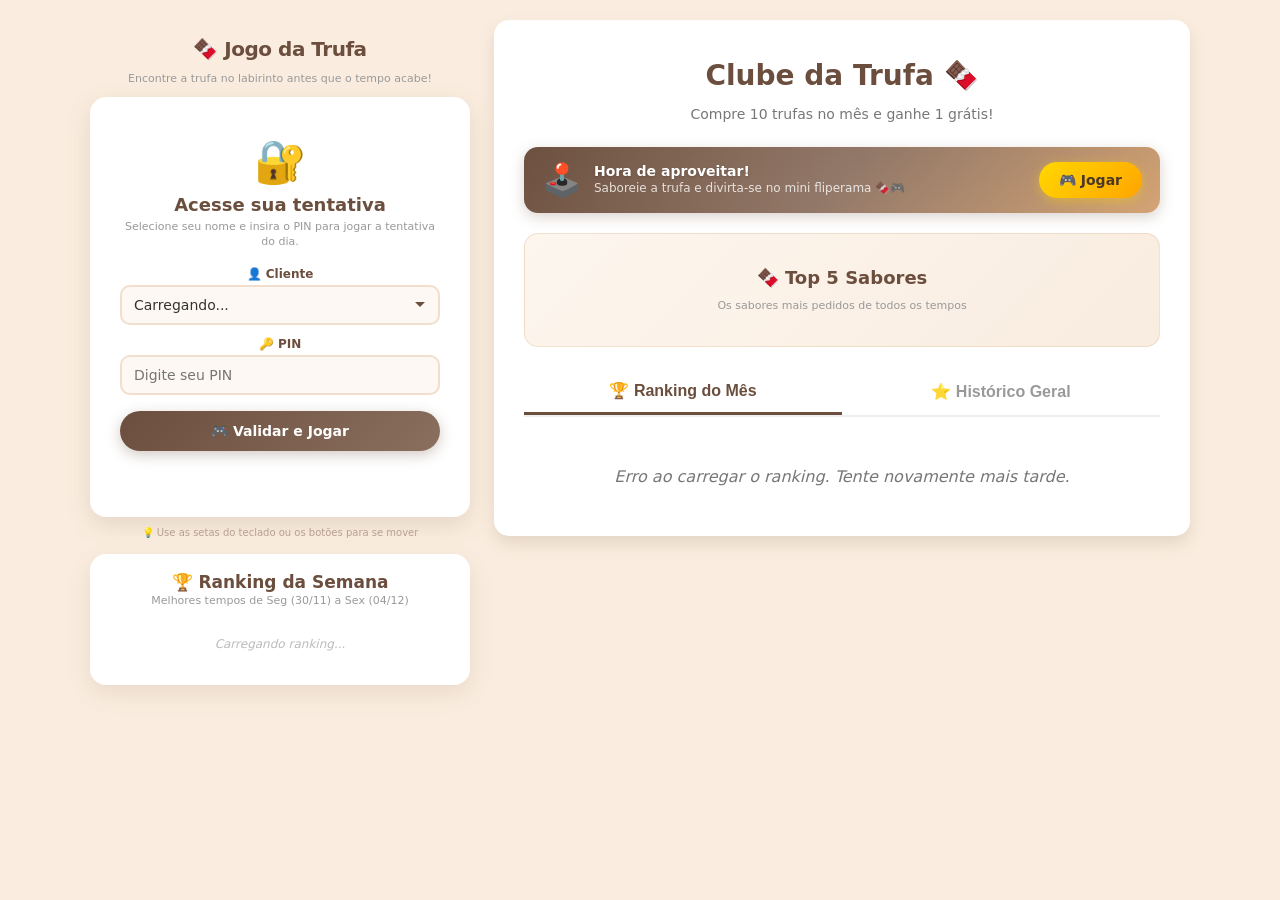
<file: index.html>
<!DOCTYPE html>
<html lang="pt-PT">

<head>
    <meta charset="UTF-8">
    <meta name="viewport" content="width=device-width, initial-scale=1.0, user-scalable=no">
    <title>Ranking - Clube da Trufa (Coren)</title>
    <meta name="description" content="Ranking do Clube da Trufa com mini jogo do labirinto. Compre 10 trufas e ganhe 1 grátis!">
    <!-- Antecipa a conexão com a API (Apps Script + domínio de redirecionamento) -->
    <link rel="preconnect" href="https://script.google.com" crossorigin>
    <link rel="preconnect" href="https://script.googleusercontent.com" crossorigin>
    <link rel="stylesheet" href="style.css">
</head>

<body>

    <div class="page-layout" id="page-layout">

        <!-- ===== Sidebar: Jogo da Trufa ===== -->
        <aside class="game-sidebar" id="game-sidebar">
            <div class="game-wrapper" id="game-wrapper">
                <h2 class="game-title">🍫 Jogo da Trufa</h2>
                <p class="game-subtitle">Encontre a trufa no labirinto antes que o tempo acabe!</p>

                <div class="game-container" id="game-container">

                    <!-- ===== Tela de Login (PIN) ===== -->
                    <div class="maze-login" id="maze-login">
                        <div class="maze-login-icon">🔐</div>
                        <h3 class="maze-login-title">Acesse sua tentativa</h3>
                        <p class="maze-login-desc">Selecione seu nome e insira o PIN para jogar a tentativa do dia.</p>

                        <div class="maze-login-field">
                            <label for="maze-cliente-select">👤 Cliente</label>
                            <select id="maze-cliente-select">
                                <option value="">Carregando...</option>
                            </select>
                        </div>

                        <div class="maze-login-field">
                            <label for="maze-pin-input">🔑 PIN</label>
                            <input type="password" id="maze-pin-input" placeholder="Digite seu PIN" maxlength="6" inputmode="numeric">
                        </div>

                        <button class="maze-login-btn" id="maze-login-btn">🎮 Validar e Jogar</button>
                        <div class="maze-login-error" id="maze-login-error"></div>
                    </div>

                    <!-- ===== Área do Jogo (escondida até login) ===== -->
                    <div class="maze-game-area" id="maze-game-area" style="display: none;">
                        <div class="maze-player-badge" id="maze-player-badge"></div>

                        <!-- Barra de Tempo -->
                        <div class="timer-bar-container" id="timer-container">
                            <div class="timer-bar" id="timer-bar"></div>
                            <span class="timer-text" id="timer-text">⏱ 45s</span>
                        </div>

                        <!-- Canvas do Jogo -->
                        <canvas id="game-canvas"></canvas>

                        <!-- Mensagem de Estado -->
                        <div class="game-status" id="game-status"></div>

                        <!-- Controlos Direcionais (D-Pad) -->
                        <div class="game-controls" id="game-controls">
                            <div class="controls-row">
                                <button class="ctrl-btn" id="btn-up" aria-label="Mover para cima">▲</button>
                            </div>
                            <div class="controls-row">
                                <button class="ctrl-btn" id="btn-left" aria-label="Mover para esquerda">◄</button>
                                <button class="ctrl-btn ctrl-btn-center" id="btn-down" aria-label="Mover para baixo">▼</button>
                                <button class="ctrl-btn" id="btn-right" aria-label="Mover para direita">►</button>
                            </div>
                        </div>

                        <!-- Botão Novo Jogo (agora desabilitado pois é 1 tentativa por dia) -->
                        <button class="btn-new-game" id="btn-new-game" style="display: none;">🔄 Novo Labirinto</button>
                    </div>
                </div>

                <p class="game-hint" id="game-hint">💡 Use as setas do teclado ou os botões para se mover</p>
            </div>

            <!-- ===== Ranking do Labirinto ===== -->
            <div class="maze-ranking-section" id="maze-ranking-section">
                <div class="maze-weekend-badge" id="maze-weekend-badge" hidden>🏁 Resultado Oficial da Semana</div>
                <h3 class="maze-ranking-title" id="maze-ranking-title">🏆 Ranking da Semana</h3>
                <p class="maze-ranking-subtitle" id="maze-ranking-subtitle">Os mais rápidos da semana (Segunda a Sexta)</p>
                <div class="maze-ranking-list" id="maze-ranking-list">
                    <div class="maze-ranking-loading">Carregando ranking...</div>
                </div>
                <div class="maze-weekend-notice" id="maze-weekend-notice" hidden>
                    <strong>🔒 Competição de Segunda a Sexta</strong>
                    <span>Sábado e domingo exibem o resultado geral da semana. Na virada de domingo para segunda o painel zera e uma nova disputa começa!</span>
                </div>
            </div>
        </aside>

        <!-- ===== Conteúdo Principal: Ranking ===== -->
        <main class="main-content" id="main-content">
            <div class="container">
                <h1>Clube da Trufa 🍫</h1>
                <p class="subtitle">Compre 10 trufas no mês e ganhe 1 grátis!</p>

                <!-- Banner Mini Fliperama (fixo no topo) -->
                <div class="fliperama-banner" id="fliperama-section">
                    <div class="fliperama-banner-left">
                        <span class="fliperama-banner-icon">🕹️</span>
                        <div class="fliperama-banner-text">
                            <strong>Hora de aproveitar!</strong>
                            <span>Saboreie a trufa e divirta-se no mini fliperama 🍫🎮</span>
                        </div>
                    </div>
                    <a href="https://barroca07.github.io/React_Fliperama/" target="_blank" rel="noopener noreferrer"
                        class="fliperama-btn-compact" id="btn-fliperama">
                        🎮 Jogar
                    </a>
                </div>

                <!-- Top 5 Sabores Mais Vendidos -->
                <div class="sabores-section" id="sabores-section">
                    <h2 class="sabores-titulo">🍫 Top 5 Sabores</h2>
                    <p class="sabores-subtitulo">Os sabores mais pedidos de todos os tempos</p>
                    <div id="top-sabores" class="top-sabores-list"></div>
                </div>

                <div class="tabs">
                    <button class="tab-btn active" onclick="mudarAba('mes')">🏆 Ranking do Mês</button>
                    <button class="tab-btn" onclick="mudarAba('geral')">⭐ Histórico Geral</button>
                </div>

                <div id="status" class="loading">A atualizar pontuações...</div>

                <!-- Listas onde o JavaScript injetará os cards -->
                <div id="lista-mes" class="ranking-list active"></div>
                <div id="lista-geral" class="ranking-list"></div>
            </div>
        </main>

    </div>

    <!-- Scripts -->
    <script src="script.js"></script>
    <script src="jogo-trufa/script.js"></script>
</body>

</html>
</file>
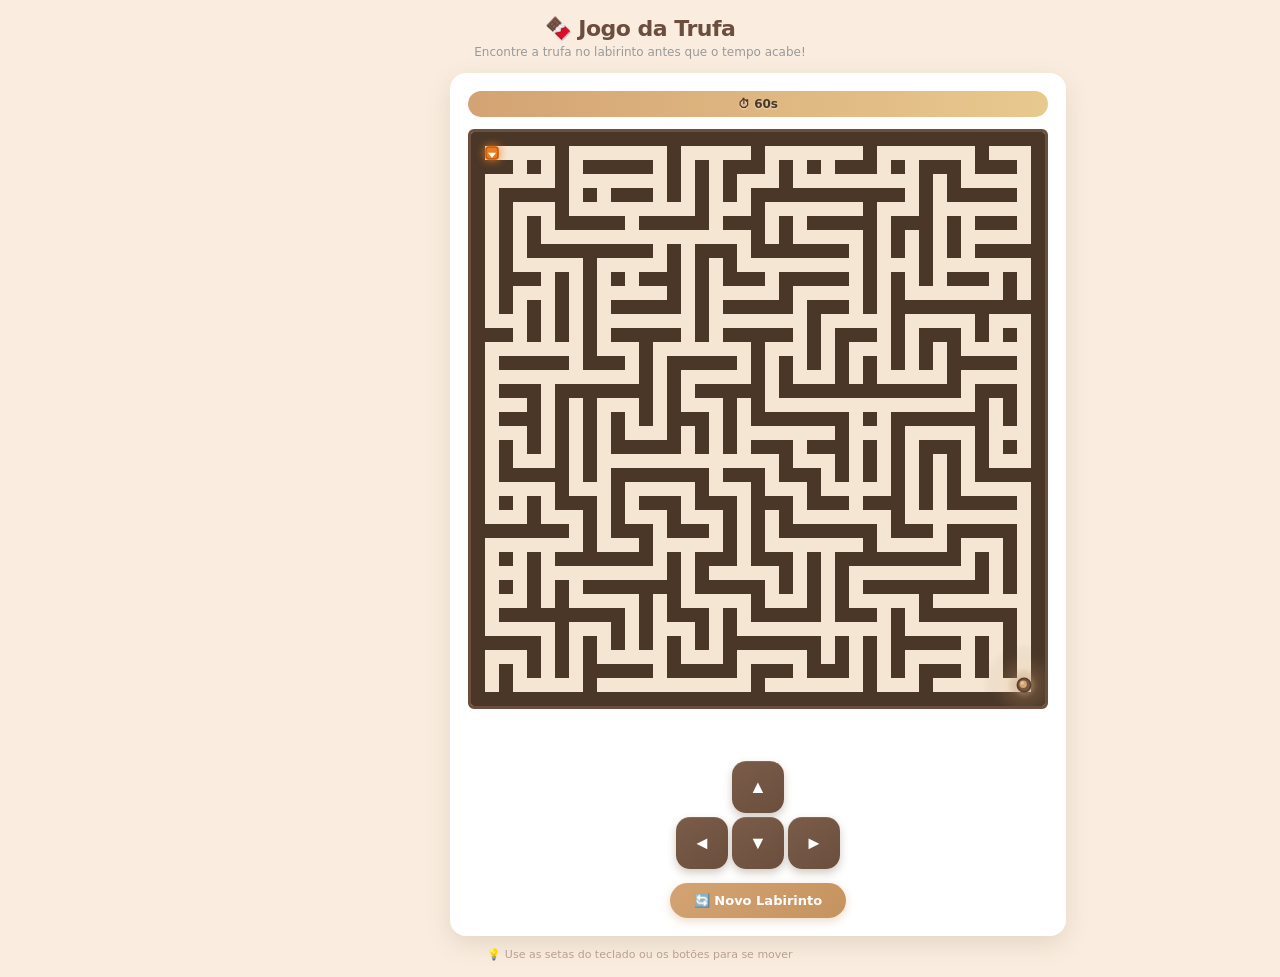
<file: jogo-trufa/index.html>
<!DOCTYPE html>
<html lang="pt-PT">

<head>
    <meta charset="UTF-8">
    <meta name="viewport" content="width=device-width, initial-scale=1.0, user-scalable=no">
    <title>Jogo da Trufa 🍫 - Labirinto</title>
    <meta name="description" content="Encontre a trufa no labirinto antes que o tempo acabe! Um mini jogo do Clube da Trufa.">
    <link rel="stylesheet" href="style.css">
</head>

<body>

    <div class="game-wrapper" id="game-wrapper">
        <h1 class="game-title">🍫 Jogo da Trufa</h1>
        <p class="game-subtitle">Encontre a trufa no labirinto antes que o tempo acabe!</p>

        <div class="game-container" id="game-container">

            <!-- Barra de Tempo -->
            <div class="timer-bar-container" id="timer-container">
                <div class="timer-bar" id="timer-bar"></div>
                <span class="timer-text" id="timer-text">⏱ 60s</span>
            </div>

            <!-- Canvas do Jogo -->
            <canvas id="game-canvas"></canvas>

            <!-- Mensagem de Estado -->
            <div class="game-status" id="game-status"></div>

            <!-- Controlos Direcionais (D-Pad) -->
            <div class="game-controls" id="game-controls">
                <div class="controls-row">
                    <button class="ctrl-btn" id="btn-up" aria-label="Mover para cima">▲</button>
                </div>
                <div class="controls-row">
                    <button class="ctrl-btn" id="btn-left" aria-label="Mover para esquerda">◄</button>
                    <button class="ctrl-btn ctrl-btn-center" id="btn-down" aria-label="Mover para baixo">▼</button>
                    <button class="ctrl-btn" id="btn-right" aria-label="Mover para direita">►</button>
                </div>
            </div>

            <!-- Botão Novo Jogo -->
            <button class="btn-new-game" id="btn-new-game">🔄 Novo Labirinto</button>
        </div>

        <p class="game-hint" id="game-hint">💡 Use as setas do teclado ou os botões para se mover</p>
    </div>

    <script src="script.js"></script>
</body>

</html>
</file>
<file: style.css>
:root {
    --primary: #6B4E3D;
    /* Castanho Trufa */
    --secondary: #D4A373;
    /* Dourado suave */
    --bg: #FAEDDF;
    /* Fundo creme */
    --text: #333;
}

body {
    font-family: 'Segoe UI', system-ui, sans-serif;
    background-color: var(--bg);
    color: var(--text);
    margin: 0;
    padding: 20px;
    -webkit-tap-highlight-color: transparent;
}

/* ===== Layout de Página (2 colunas) ===== */
.page-layout {
    display: flex;
    gap: 24px;
    max-width: 1100px;
    margin: 0 auto;
    align-items: flex-start;
}

/* ===== Sidebar do Jogo ===== */
.game-sidebar {
    position: sticky;
    top: 20px;
    flex-shrink: 0;
    width: 380px;
}

/* ===== Conteúdo Principal ===== */
.main-content {
    flex: 1;
    min-width: 0;
}

.container {
    background: white;
    padding: 20px 30px;
    border-radius: 15px;
    box-shadow: 0 8px 16px rgba(107, 78, 61, 0.15);
}

h1 {
    text-align: center;
    color: var(--primary);
    margin-bottom: 5px;
    font-size: 28px;
}

.subtitle {
    text-align: center;
    color: #777;
    margin-bottom: 25px;
    font-size: 14px;
}

/* Sistema de Abas (Tabs) */
.tabs {
    display: flex;
    margin-bottom: 20px;
    border-bottom: 2px solid #eee;
}

/* ===== Top 5 Sabores ===== */
.sabores-section {
    margin-bottom: 22px;
    padding: 18px;
    background: linear-gradient(135deg, #fdf6ee 0%, #f9ece0 100%);
    border-radius: 14px;
    border: 1px solid rgba(212, 163, 115, 0.25);
}

.sabores-titulo {
    font-size: 18px;
    color: var(--primary);
    text-align: center;
    margin-bottom: 2px;
}

.sabores-subtitulo {
    font-size: 11px;
    color: #999;
    text-align: center;
    margin-bottom: 16px;
}

.top-sabores-list {
    display: flex;
    flex-direction: column;
    gap: 10px;
}

.sabor-item {
    animation: sabor-slide-in 0.4s ease forwards;
    opacity: 0;
}

.sabor-item:nth-child(1) { animation-delay: 0.05s; }
.sabor-item:nth-child(2) { animation-delay: 0.1s; }
.sabor-item:nth-child(3) { animation-delay: 0.15s; }
.sabor-item:nth-child(4) { animation-delay: 0.2s; }
.sabor-item:nth-child(5) { animation-delay: 0.25s; }

@keyframes sabor-slide-in {
    from {
        opacity: 0;
        transform: translateX(-10px);
    }
    to {
        opacity: 1;
        transform: translateX(0);
    }
}

.sabor-header {
    display: flex;
    align-items: center;
    gap: 8px;
    margin-bottom: 4px;
}

.sabor-medalha {
    font-size: 16px;
    width: 28px;
    text-align: center;
    flex-shrink: 0;
    font-weight: 700;
    color: var(--primary);
}

.sabor-nome {
    flex: 1;
    font-size: 14px;
    font-weight: 600;
    color: var(--text);
}

.sabor-total {
    font-size: 16px;
    font-weight: 700;
    color: var(--primary);
    min-width: 30px;
    text-align: right;
}

.sabor-bar-container {
    width: 100%;
    height: 8px;
    background: rgba(0, 0, 0, 0.06);
    border-radius: 4px;
    overflow: hidden;
    margin-left: 36px;
    width: calc(100% - 36px);
}

.sabor-bar-fill {
    height: 100%;
    border-radius: 4px;
    transition: width 0.8s ease;
}

.tab-btn {
    flex: 1;
    background: none;
    border: none;
    padding: 12px;
    font-size: 16px;
    font-weight: bold;
    color: #999;
    cursor: pointer;
    transition: 0.3s;
}

.tab-btn.active {
    color: var(--primary);
    border-bottom: 3px solid var(--primary);
}

/* Lista de Ranking */
.ranking-list {
    display: none;
}

.ranking-list.active {
    display: block;
}

.cliente-card {
    display: flex;
    align-items: center;
    padding: 15px;
    background: #fdfdfd;
    border: 1px solid #eee;
    border-radius: 10px;
    margin-bottom: 12px;
    transition: 0.2s;
}

.cliente-card:hover {
    transform: translateY(-2px);
    box-shadow: 0 4px 8px rgba(0, 0, 0, 0.05);
}

/* Posições no Pódio (Ouro, Prata, Bronze) */
.posicao {
    width: 35px;
    height: 35px;
    border-radius: 50%;
    display: flex;
    align-items: center;
    justify-content: center;
    font-weight: bold;
    color: white;
    margin-right: 15px;
    font-size: 18px;
}

.pos-1 {
    background: #FFD700;
    box-shadow: 0 0 10px rgba(255, 215, 0, 0.6);
}

/* Ouro */
.pos-2 {
    background: #C0C0C0;
}

/* Prata */
.pos-3 {
    background: #CD7F32;
}

/* Bronze */
.pos-geral {
    background: #E0E0E0;
    color: #555;
}

.info {
    flex: 1;
}

.nome {
    font-size: 18px;
    font-weight: 600;
    margin-bottom: 4px;
}

/* Estilo da promoção compre 10 ganhe 1 */
.promo-container {
    margin-top: 8px;
}

.promo-text {
    font-size: 12px;
    color: #666;
    margin-bottom: 3px;
}

.progress-bar {
    width: 100%;
    height: 8px;
    background: #eee;
    border-radius: 4px;
    overflow: hidden;
}

.progress-fill {
    height: 100%;
    background: var(--secondary);
    border-radius: 4px;
    transition: width 0.5s ease;
}

.pontos {
    font-size: 24px;
    font-weight: bold;
    color: var(--primary);
}

.loading {
    text-align: center;
    color: #777;
    font-style: italic;
    padding: 30px;
}

/* ===== Banner Mini Fliperama (Compacto no Topo) ===== */
.fliperama-banner {
    display: flex;
    align-items: center;
    justify-content: space-between;
    gap: 12px;
    padding: 14px 18px;
    margin-bottom: 20px;
    background: linear-gradient(135deg, #6B4E3D 0%, #8B6F5E 50%, #D4A373 100%);
    border-radius: 14px;
    position: relative;
    overflow: hidden;
    box-shadow: 0 4px 14px rgba(107, 78, 61, 0.25);
}

/* Brilho decorativo */
.fliperama-banner::before {
    content: '';
    position: absolute;
    top: -50%;
    left: -50%;
    width: 200%;
    height: 200%;
    background: radial-gradient(circle, rgba(255, 255, 255, 0.07) 0%, transparent 60%);
    animation: shimmer 4s ease-in-out infinite;
    pointer-events: none;
}

@keyframes shimmer {
    0%, 100% { transform: translate(0, 0); }
    50% { transform: translate(10%, 10%); }
}

.fliperama-banner-left {
    display: flex;
    align-items: center;
    gap: 12px;
    position: relative;
    z-index: 1;
    min-width: 0;
}

.fliperama-banner-icon {
    font-size: 32px;
    flex-shrink: 0;
    animation: bounce 2s ease-in-out infinite;
}

@keyframes bounce {
    0%, 100% { transform: translateY(0); }
    50% { transform: translateY(-4px); }
}

.fliperama-banner-text {
    display: flex;
    flex-direction: column;
    gap: 2px;
    min-width: 0;
}

.fliperama-banner-text strong {
    color: #fff;
    font-size: 14px;
    text-shadow: 0 1px 3px rgba(0, 0, 0, 0.2);
}

.fliperama-banner-text span {
    color: rgba(255, 255, 255, 0.8);
    font-size: 12px;
    line-height: 1.3;
}

.fliperama-btn-compact {
    display: inline-flex;
    align-items: center;
    gap: 5px;
    padding: 10px 20px;
    background: linear-gradient(135deg, #FFD700, #FFA500);
    color: #4a3728;
    font-size: 14px;
    font-weight: 700;
    border: none;
    border-radius: 50px;
    text-decoration: none;
    cursor: pointer;
    white-space: nowrap;
    flex-shrink: 0;
    position: relative;
    z-index: 1;
    box-shadow: 0 3px 12px rgba(255, 215, 0, 0.4);
    transition: all 0.3s ease;
    animation: pulse-glow 2.5s ease-in-out infinite;
}

.fliperama-btn-compact:hover {
    transform: translateY(-2px) scale(1.05);
    box-shadow: 0 5px 20px rgba(255, 215, 0, 0.6);
}

.fliperama-btn-compact:active {
    transform: translateY(0) scale(0.98);
}

@keyframes pulse-glow {
    0%, 100% { box-shadow: 0 3px 12px rgba(255, 215, 0, 0.4); }
    50% { box-shadow: 0 3px 20px rgba(255, 215, 0, 0.7); }
}


/* ====================================================
   ESTILOS DO JOGO DA TRUFA (Labirinto) - Integrado
   ==================================================== */

.game-wrapper {
    text-align: center;
    width: 100%;
}

.game-title {
    font-size: 20px;
    color: #6B4E3D;
    margin-bottom: 4px;
    letter-spacing: -0.5px;
    text-align: center;
}

.game-subtitle {
    font-size: 11px;
    color: #999;
    margin-bottom: 12px;
    text-align: center;
}

.game-container {
    background: #fff;
    border-radius: 16px;
    padding: 16px;
    box-shadow: 0 8px 24px rgba(107, 78, 61, 0.15);
    display: inline-flex;
    flex-direction: column;
    align-items: center;
}

/* ===== Barra do Temporizador ===== */
.timer-bar-container {
    width: 100%;
    height: 24px;
    background: #f0e4d7;
    border-radius: 12px;
    margin-bottom: 10px;
    position: relative;
    overflow: hidden;
}

.timer-bar {
    height: 100%;
    width: 100%;
    background: linear-gradient(90deg, #D4A373, #e8c98e);
    border-radius: 12px;
    transition: width 0.4s linear;
}

.timer-bar.warning {
    background: linear-gradient(90deg, #e74c3c, #ff6b6b);
    animation: timerPulse 0.6s ease-in-out infinite;
}

@keyframes timerPulse {
    0%, 100% { opacity: 1; }
    50% { opacity: 0.7; }
}

.timer-text {
    position: absolute;
    top: 50%;
    left: 50%;
    transform: translate(-50%, -50%);
    font-size: 11px;
    font-weight: 700;
    color: #4a3728;
    text-shadow: 0 1px 2px rgba(255, 255, 255, 0.5);
    pointer-events: none;
}

/* ===== Canvas do Jogo ===== */
#game-canvas {
    display: block;
    border-radius: 6px;
    border: 3px solid #6B4E3D;
    touch-action: none;
    max-width: 100%;
    height: auto;
}

/* ===== Mensagem de Estado ===== */
.game-status {
    min-height: 28px;
    display: flex;
    align-items: center;
    justify-content: center;
    font-size: 13px;
    font-weight: 600;
    margin-top: 6px;
    color: #6B4E3D;
    transition: color 0.3s ease;
}

.game-status.win {
    color: #27ae60;
    animation: statusPop 0.4s ease;
}

.game-status.lose {
    color: #e74c3c;
    animation: statusPop 0.4s ease;
}

@keyframes statusPop {
    0% { transform: scale(0.8); opacity: 0; }
    50% { transform: scale(1.08); }
    100% { transform: scale(1); opacity: 1; }
}

/* ===== Controlos Direcionais (D-Pad) ===== */
.game-controls {
    margin-top: 10px;
    display: flex;
    flex-direction: column;
    align-items: center;
    gap: 4px;
    user-select: none;
    -webkit-user-select: none;
}

.controls-row {
    display: flex;
    gap: 4px;
}

.ctrl-btn {
    width: 48px;
    height: 48px;
    border: none;
    border-radius: 12px;
    background: linear-gradient(145deg, #7a5c49, #6B4E3D);
    color: white;
    font-size: 16px;
    cursor: pointer;
    transition: all 0.1s ease;
    box-shadow:
        0 4px 8px rgba(107, 78, 61, 0.3),
        inset 0 1px 0 rgba(255, 255, 255, 0.1);
    touch-action: manipulation;
    -webkit-touch-callout: none;
    display: flex;
    align-items: center;
    justify-content: center;
}

.ctrl-btn:active {
    transform: scale(0.9);
    box-shadow:
        0 2px 4px rgba(107, 78, 61, 0.3),
        inset 0 1px 3px rgba(0, 0, 0, 0.2);
    background: linear-gradient(145deg, #6B4E3D, #5a3f30);
}

/* ===== Botão Novo Jogo ===== */
.btn-new-game {
    margin-top: 12px;
    padding: 9px 20px;
    background: linear-gradient(135deg, #D4A373, #c4935f);
    color: white;
    border: none;
    border-radius: 50px;
    font-size: 12px;
    font-weight: 700;
    cursor: pointer;
    transition: all 0.2s ease;
    box-shadow: 0 3px 10px rgba(212, 163, 115, 0.4);
    font-family: inherit;
    touch-action: manipulation;
}

.btn-new-game:hover {
    transform: translateY(-2px);
    box-shadow: 0 5px 16px rgba(212, 163, 115, 0.5);
}

.btn-new-game:active {
    transform: translateY(0);
}

/* ===== Dica de Uso ===== */
.game-hint {
    font-size: 10px;
    color: #b8a090;
    margin-top: 10px;
}


/* ====================================================
   TELA DE LOGIN DO LABIRINTO (PIN)
   ==================================================== */

.maze-login {
    display: flex;
    flex-direction: column;
    align-items: center;
    padding: 24px 20px;
    width: 100%;
    max-width: 320px;
    animation: mazeLoginFadeIn 0.5s ease;
}

@keyframes mazeLoginFadeIn {
    from { opacity: 0; transform: translateY(10px); }
    to { opacity: 1; transform: translateY(0); }
}

.maze-login-icon {
    font-size: 42px;
    margin-bottom: 8px;
    animation: lockPulse 2s ease-in-out infinite;
}

@keyframes lockPulse {
    0%, 100% { transform: scale(1); }
    50% { transform: scale(1.1) rotate(5deg); }
}

.maze-login-title {
    font-size: 18px;
    font-weight: 700;
    color: var(--primary);
    margin: 0 0 4px 0;
}

.maze-login-desc {
    font-size: 11px;
    color: #999;
    text-align: center;
    margin: 0 0 18px 0;
    line-height: 1.4;
}

.maze-login-field {
    width: 100%;
    margin-bottom: 12px;
}

.maze-login-field label {
    display: block;
    font-size: 12px;
    font-weight: 600;
    color: var(--primary);
    margin-bottom: 4px;
}

.maze-login-field select,
.maze-login-field input {
    width: 100%;
    padding: 10px 12px;
    border: 2px solid rgba(212, 163, 115, 0.3);
    border-radius: 10px;
    font-size: 14px;
    font-family: inherit;
    background: #fdf8f3;
    color: var(--text);
    transition: all 0.2s ease;
    box-sizing: border-box;
    outline: none;
}

.maze-login-field select:focus,
.maze-login-field input:focus {
    border-color: var(--secondary);
    box-shadow: 0 0 0 3px rgba(212, 163, 115, 0.15);
    background: #fff;
}

.maze-login-field select {
    cursor: pointer;
    appearance: none;
    -webkit-appearance: none;
    background-image: url("data:image/svg+xml,%3Csvg xmlns='http://www.w3.org/2000/svg' width='12' height='12' viewBox='0 0 12 12'%3E%3Cpath fill='%236B4E3D' d='M6 8L1 3h10z'/%3E%3C/svg%3E");
    background-repeat: no-repeat;
    background-position: right 12px center;
    padding-right: 32px;
}

.maze-login-btn {
    width: 100%;
    padding: 12px;
    background: linear-gradient(135deg, #6B4E3D, #8B6F5E);
    color: white;
    border: none;
    border-radius: 50px;
    font-size: 14px;
    font-weight: 700;
    cursor: pointer;
    transition: all 0.25s ease;
    box-shadow: 0 4px 14px rgba(107, 78, 61, 0.3);
    font-family: inherit;
    margin-top: 4px;
}

.maze-login-btn:hover {
    transform: translateY(-2px);
    box-shadow: 0 6px 20px rgba(107, 78, 61, 0.4);
    background: linear-gradient(135deg, #7a5c49, #9a7e6d);
}

.maze-login-btn:active {
    transform: translateY(0);
}

.maze-login-btn:disabled {
    opacity: 0.6;
    cursor: not-allowed;
    transform: none;
}

.maze-login-error {
    margin-top: 10px;
    font-size: 12px;
    color: #e74c3c;
    font-weight: 600;
    text-align: center;
    min-height: 16px;
    animation: shakeError 0.3s ease;
}

@keyframes shakeError {
    0%, 100% { transform: translateX(0); }
    25% { transform: translateX(-5px); }
    75% { transform: translateX(5px); }
}

.maze-login-error.success {
    color: #27ae60;
}

/* ===== Badge do Jogador Logado ===== */
.maze-player-badge {
    display: flex;
    align-items: center;
    justify-content: center;
    gap: 6px;
    padding: 6px 14px;
    background: linear-gradient(135deg, rgba(107, 78, 61, 0.08), rgba(212, 163, 115, 0.12));
    border-radius: 50px;
    font-size: 11px;
    font-weight: 600;
    color: var(--primary);
    margin-bottom: 10px;
    border: 1px solid rgba(212, 163, 115, 0.2);
}

/* ===== Área do Jogo (wrapper interno) ===== */
.maze-game-area {
    display: flex;
    flex-direction: column;
    align-items: center;
    width: 100%;
    position: relative;
    animation: mazeGameReveal 0.6s ease;
}

@keyframes mazeGameReveal {
    from { opacity: 0; transform: scale(0.95); }
    to { opacity: 1; transform: scale(1); }
}


/* ====================================================
   RANKING DO LABIRINTO
   ==================================================== */

.maze-ranking-section {
    margin-top: 16px;
    padding: 18px;
    background: white;
    border-radius: 16px;
    box-shadow: 0 8px 24px rgba(107, 78, 61, 0.12);
    text-align: center;
}

.maze-ranking-section.is-weekend-result {
    margin-top: 0;
    padding: 22px 18px;
    border: 2px solid rgba(212, 163, 115, 0.35);
    background: linear-gradient(180deg, #fffdf9 0%, #ffffff 100%);
    box-shadow: 0 10px 28px rgba(107, 78, 61, 0.16);
}

.maze-weekend-badge {
    display: inline-flex;
    align-items: center;
    gap: 6px;
    padding: 5px 12px;
    margin-bottom: 10px;
    border-radius: 50px;
    background: linear-gradient(135deg, #FFD700, #D4A373);
    color: #4a3728;
    font-size: 11px;
    font-weight: 800;
    letter-spacing: 0.2px;
    box-shadow: 0 2px 8px rgba(212, 163, 115, 0.35);
}

.maze-weekend-badge[hidden],
.maze-weekend-notice[hidden] {
    display: none !important;
}

.maze-weekend-notice {
    margin-top: 14px;
    padding: 12px 14px;
    border-radius: 12px;
    background: linear-gradient(135deg, #fdf6ee 0%, #f9ece0 100%);
    border: 1px solid rgba(212, 163, 115, 0.3);
    display: flex;
    flex-direction: column;
    gap: 4px;
    text-align: center;
}

.maze-weekend-notice strong {
    font-size: 12px;
    color: var(--primary);
}

.maze-weekend-notice span {
    font-size: 11px;
    color: #7a6455;
    line-height: 1.4;
}

.maze-champion-tag {
    display: inline-block;
    margin-left: 6px;
    padding: 1px 7px;
    border-radius: 50px;
    background: rgba(255, 215, 0, 0.25);
    border: 1px solid rgba(212, 163, 115, 0.45);
    color: #6B4E3D;
    font-size: 9px;
    font-weight: 700;
    vertical-align: middle;
}

.maze-ranking-title {
    font-size: 17px;
    color: var(--primary);
    margin: 0 0 2px 0;
    font-weight: 700;
}

.maze-ranking-subtitle {
    font-size: 11px;
    color: #999;
    margin: 0 0 14px 0;
}

.maze-ranking-list {
    display: flex;
    flex-direction: column;
    gap: 8px;
}

.maze-ranking-loading {
    font-size: 12px;
    color: #bbb;
    font-style: italic;
    padding: 16px;
}

.maze-ranking-empty {
    font-size: 12px;
    color: #bbb;
    padding: 16px;
}

/* Card individual do ranking do labirinto */
.maze-rank-card {
    display: flex;
    align-items: center;
    padding: 10px 12px;
    background: #fdfdfd;
    border: 1px solid #eee;
    border-radius: 10px;
    transition: all 0.2s ease;
    animation: mazeRankSlide 0.4s ease forwards;
    opacity: 0;
}

.maze-rank-card:nth-child(1) { animation-delay: 0.05s; }
.maze-rank-card:nth-child(2) { animation-delay: 0.1s; }
.maze-rank-card:nth-child(3) { animation-delay: 0.15s; }
.maze-rank-card:nth-child(4) { animation-delay: 0.2s; }
.maze-rank-card:nth-child(5) { animation-delay: 0.25s; }
.maze-rank-card:nth-child(6) { animation-delay: 0.3s; }
.maze-rank-card:nth-child(7) { animation-delay: 0.35s; }
.maze-rank-card:nth-child(8) { animation-delay: 0.4s; }
.maze-rank-card:nth-child(9) { animation-delay: 0.45s; }
.maze-rank-card:nth-child(10) { animation-delay: 0.5s; }

@keyframes mazeRankSlide {
    from { opacity: 0; transform: translateX(-8px); }
    to { opacity: 1; transform: translateX(0); }
}

.maze-rank-card:hover {
    transform: translateY(-1px);
    box-shadow: 0 3px 8px rgba(0, 0, 0, 0.06);
}

/* Card especial para top 3 */
.maze-rank-card.rank-1 {
    background: linear-gradient(135deg, #fffdf0, #fff9e0);
    border-color: rgba(255, 215, 0, 0.3);
}

.maze-rank-card.rank-2 {
    background: linear-gradient(135deg, #fafafa, #f5f5f5);
    border-color: rgba(192, 192, 192, 0.3);
}

.maze-rank-card.rank-3 {
    background: linear-gradient(135deg, #fdf6ee, #faf0e4);
    border-color: rgba(205, 127, 50, 0.2);
}

.maze-rank-pos {
    width: 28px;
    height: 28px;
    border-radius: 50%;
    display: flex;
    align-items: center;
    justify-content: center;
    font-weight: 700;
    font-size: 12px;
    color: white;
    margin-right: 10px;
    flex-shrink: 0;
}

.maze-rank-pos.pos-1 {
    background: linear-gradient(135deg, #FFD700, #FFA500);
    box-shadow: 0 0 8px rgba(255, 215, 0, 0.4);
}

.maze-rank-pos.pos-2 {
    background: linear-gradient(135deg, #C0C0C0, #A8A8A8);
}

.maze-rank-pos.pos-3 {
    background: linear-gradient(135deg, #CD7F32, #B8652A);
}

.maze-rank-pos.pos-other {
    background: #E0E0E0;
    color: #555;
}

.maze-rank-info {
    flex: 1;
    text-align: left;
    min-width: 0;
}

.maze-rank-name {
    font-size: 13px;
    font-weight: 600;
    color: var(--text);
    white-space: nowrap;
    overflow: hidden;
    text-overflow: ellipsis;
}

.maze-rank-date {
    font-size: 10px;
    color: #aaa;
    margin-top: 1px;
}

.maze-rank-time {
    font-size: 18px;
    font-weight: 700;
    color: var(--primary);
    white-space: nowrap;
    display: flex;
    align-items: center;
    gap: 3px;
}

.maze-rank-time small {
    font-size: 11px;
    font-weight: 600;
    color: #999;
}


/* ====================================================
   RESPONSIVIDADE
   ==================================================== */

/* Tablet e ecrãs médios */
@media (max-width: 900px) {
    .page-layout {
        flex-direction: column;
        align-items: center;
    }

    /* Ranking aparece primeiro, jogo vai para baixo */
    .main-content {
        order: 1;
        width: 100%;
    }

    .game-sidebar {
        order: 2;
        position: static;
        width: 100%;
        max-width: 420px;
    }

    /* Botões D-Pad maiores para touch */
    .ctrl-btn {
        width: 58px;
        height: 58px;
        font-size: 20px;
        border-radius: 14px;
    }

    .controls-row {
        gap: 6px;
    }

    .game-controls {
        gap: 6px;
        margin-top: 14px;
    }

    /* Botão Novo Labirinto afastado do D-Pad */
    .btn-new-game {
        margin-top: 24px;
        padding: 12px 28px;
        font-size: 14px;
    }
}

/* Mobile */
@media (max-width: 500px) {
    body {
        padding: 12px;
    }

    .page-layout {
        gap: 16px;
    }

    .game-sidebar {
        max-width: 100%;
    }

    .container {
        padding: 16px;
    }

    /* Botões D-Pad ainda maiores no mobile estreito */
    .ctrl-btn {
        width: 62px;
        height: 62px;
        font-size: 22px;
        border-radius: 16px;
    }

    .controls-row {
        gap: 8px;
    }

    .game-controls {
        gap: 8px;
        margin-top: 16px;
    }

    /* Botão Novo Labirinto bem afastado */
    .btn-new-game {
        margin-top: 30px;
        padding: 14px 32px;
        font-size: 14px;
    }

    .game-title {
        font-size: 18px;
    }

    .game-hint {
        margin-top: 14px;
    }

    .fliperama-banner {
        flex-direction: column;
        text-align: center;
        padding: 16px;
    }

    .fliperama-banner-left {
        flex-direction: column;
    }

    .maze-login {
        padding: 18px 14px;
    }

    .maze-ranking-section {
        padding: 14px;
    }

    .maze-rank-card {
        padding: 8px 10px;
    }
}


/* ====================================================
   OVERLAY DE CONTAGEM REGRESSIVA (Pré-Jogo)
   ==================================================== */

.countdown-overlay {
    position: absolute;
    top: 0;
    left: 0;
    right: 0;
    bottom: 0;
    background: rgba(74, 55, 40, 0.92);
    backdrop-filter: blur(6px);
    -webkit-backdrop-filter: blur(6px);
    display: flex;
    flex-direction: column;
    align-items: center;
    justify-content: center;
    z-index: 100;
    border-radius: 16px;
    opacity: 0;
    transition: opacity 0.4s ease;
}

.countdown-overlay.visible {
    opacity: 1;
}

.countdown-overlay.fade-out {
    opacity: 0;
    transition: opacity 0.35s ease;
}

.countdown-text {
    font-size: 64px;
    font-weight: 800;
    color: #fff;
    text-shadow: 0 0 30px rgba(212, 163, 115, 0.7), 0 4px 12px rgba(0, 0, 0, 0.4);
    letter-spacing: -1px;
    line-height: 1;
}

.countdown-text.pulse {
    animation: countdownPulse 0.5s ease-out;
}

@keyframes countdownPulse {
    0% {
        transform: scale(1.5);
        opacity: 0.5;
    }
    50% {
        transform: scale(0.95);
        opacity: 1;
    }
    100% {
        transform: scale(1);
        opacity: 1;
    }
}

.countdown-subtitle {
    font-size: 14px;
    color: rgba(255, 255, 255, 0.7);
    margin-top: 12px;
    font-weight: 500;
    min-height: 20px;
}


/* ====================================================
   CONTAGEM REGRESSIVA PARA RELOAD (Pós-Jogo)
   ==================================================== */

.reload-countdown {
    font-size: 12px;
    color: #999;
    margin-top: 6px;
    font-weight: 500;
    animation: reloadPulse 1.5s ease-in-out infinite;
}

@keyframes reloadPulse {
    0%, 100% { opacity: 1; }
    50% { opacity: 0.5; }
}


/* ====================================================
   PAINEL DE RESULTADO (Pós-Jogo, sem reload)
   ==================================================== */

.result-overlay {
    position: absolute;
    inset: 0;
    z-index: 110;
    display: flex;
    align-items: center;
    justify-content: center;
    padding: 16px;
    border-radius: 16px;
    background:
        radial-gradient(circle at 50% 30%, rgba(212, 163, 115, 0.35), transparent 60%),
        rgba(58, 42, 30, 0.9);
    backdrop-filter: blur(6px);
    -webkit-backdrop-filter: blur(6px);
    opacity: 0;
    transition: opacity 0.35s ease;
}

.result-overlay.visible {
    opacity: 1;
}

.result-overlay.is-lose {
    background:
        radial-gradient(circle at 50% 30%, rgba(231, 76, 60, 0.25), transparent 60%),
        rgba(58, 42, 30, 0.92);
}

.result-card {
    width: 100%;
    max-width: 290px;
    padding: 22px 18px 18px;
    border-radius: 18px;
    background: linear-gradient(160deg, rgba(255, 255, 255, 0.14), rgba(255, 255, 255, 0.05));
    border: 1px solid rgba(255, 255, 255, 0.18);
    box-shadow: 0 18px 40px rgba(0, 0, 0, 0.35), inset 0 1px 0 rgba(255, 255, 255, 0.15);
    color: #fff;
    text-align: center;
    transform: translateY(12px) scale(0.96);
    transition: transform 0.45s cubic-bezier(0.2, 0.9, 0.3, 1.2);
}

.result-overlay.visible .result-card {
    transform: translateY(0) scale(1);
}

/* Ícone + confete */
.result-icon-wrap {
    position: relative;
    width: 64px;
    height: 64px;
    margin: 0 auto 6px;
    display: flex;
    align-items: center;
    justify-content: center;
}

.result-icon {
    font-size: 46px;
    line-height: 1;
    animation: resultIconPop 0.6s cubic-bezier(0.2, 0.9, 0.3, 1.4) both;
}

.is-lose .result-icon {
    animation: resultIconPop 0.6s cubic-bezier(0.2, 0.9, 0.3, 1.4) both,
               resultShake 0.5s ease 0.6s;
}

@keyframes resultIconPop {
    0% { transform: scale(0) rotate(-20deg); opacity: 0; }
    100% { transform: scale(1) rotate(0); opacity: 1; }
}

@keyframes resultShake {
    0%, 100% { transform: rotate(0); }
    25% { transform: rotate(-12deg); }
    75% { transform: rotate(12deg); }
}

.result-confetti {
    position: absolute;
    top: 50%;
    left: 50%;
    width: 7px;
    height: 7px;
    margin: -3.5px 0 0 -3.5px;
    border-radius: 2px;
    background: var(--cor);
    opacity: 0;
    animation: resultConfetti 0.9s ease-out var(--atraso) forwards;
}

@keyframes resultConfetti {
    0% { transform: rotate(var(--ang)) translateY(0) scale(0.6); opacity: 1; }
    100% { transform: rotate(var(--ang)) translateY(-58px) scale(1) rotate(180deg); opacity: 0; }
}

.result-title {
    margin: 0 0 4px;
    font-size: 18px;
    font-weight: 800;
    letter-spacing: -0.3px;
}

.result-desc {
    margin: 4px 0 12px;
    font-size: 12px;
    line-height: 1.5;
    color: rgba(255, 255, 255, 0.78);
}

.result-time {
    display: flex;
    align-items: baseline;
    justify-content: center;
    gap: 2px;
    margin: 2px 0 12px;
    font-weight: 800;
    background: linear-gradient(135deg, #FFD700, #D4A373);
    -webkit-background-clip: text;
    background-clip: text;
    color: transparent;
}

.result-time span {
    font-size: 48px;
    line-height: 1;
}

.result-time small {
    font-size: 20px;
}

/* Status do envio: saving | saved | error */
.result-save {
    display: inline-flex;
    align-items: center;
    gap: 8px;
    max-width: 100%;
    padding: 8px 14px;
    border-radius: 50px;
    font-size: 12px;
    font-weight: 600;
    background: rgba(255, 255, 255, 0.1);
    border: 1px solid rgba(255, 255, 255, 0.15);
    transition: background 0.3s ease, border-color 0.3s ease;
}

.result-save-text {
    text-align: left;
}

.result-save-icon {
    flex-shrink: 0;
    width: 14px;
    height: 14px;
    border-radius: 50%;
    position: relative;
}

.result-save[data-state="saving"] .result-save-icon {
    border: 2px solid rgba(255, 255, 255, 0.25);
    border-top-color: #FFD700;
    animation: resultSpin 0.8s linear infinite;
}

.result-save[data-state="saving"] .result-save-text {
    animation: reloadPulse 1.5s ease-in-out infinite;
}

.result-save[data-state="saved"] {
    background: rgba(39, 174, 96, 0.22);
    border-color: rgba(46, 204, 113, 0.5);
    animation: statusPop 0.4s ease;
}

.result-save[data-state="saved"] .result-save-icon {
    background: #2ecc71;
}

.result-save[data-state="saved"] .result-save-icon::after {
    content: '';
    position: absolute;
    left: 4.5px;
    top: 2px;
    width: 3px;
    height: 6px;
    border: solid #fff;
    border-width: 0 2px 2px 0;
    transform: rotate(45deg);
}

.result-save[data-state="error"] {
    background: rgba(231, 76, 60, 0.2);
    border-color: rgba(231, 76, 60, 0.5);
    border-radius: 12px;
    animation: shakeError 0.3s ease;
}

.result-save[data-state="error"] .result-save-icon {
    display: none;
}

@keyframes resultSpin {
    to { transform: rotate(360deg); }
}

.result-rank {
    min-height: 18px;
    margin-top: 10px;
    font-size: 12px;
    color: rgba(255, 255, 255, 0.85);
}

.result-rank:empty {
    min-height: 0;
    margin-top: 0;
}

.result-rank strong {
    color: #FFD700;
}

/* Botões */
.result-actions {
    display: flex;
    flex-direction: column;
    gap: 8px;
    margin-top: 14px;
}

.result-actions:empty {
    margin-top: 0;
}

.result-btn {
    width: 100%;
    padding: 10px 14px;
    border-radius: 50px;
    border: 1px solid rgba(255, 255, 255, 0.3);
    background: rgba(255, 255, 255, 0.08);
    color: #fff;
    font-family: inherit;
    font-size: 13px;
    font-weight: 700;
    cursor: pointer;
    transition: transform 0.2s ease, background 0.2s ease, box-shadow 0.2s ease;
    touch-action: manipulation;
}

.result-btn:hover {
    background: rgba(255, 255, 255, 0.16);
    transform: translateY(-1px);
}

.result-btn:active {
    transform: translateY(0);
}

.result-btn-primary {
    border: none;
    background: linear-gradient(135deg, #D4A373, #c4935f);
    box-shadow: 0 4px 14px rgba(212, 163, 115, 0.45);
}

.result-btn-primary:hover {
    background: linear-gradient(135deg, #e0b083, #D4A373);
}

/* Contagem para voltar ao login */
.result-return {
    margin-top: 12px;
}

.result-return[hidden] {
    display: none;
}

.result-return-text {
    font-size: 11px;
    color: rgba(255, 255, 255, 0.65);
    margin-bottom: 6px;
}

.result-return-bar {
    height: 4px;
    border-radius: 4px;
    background: rgba(255, 255, 255, 0.15);
    overflow: hidden;
}

.result-return-fill {
    height: 100%;
    width: 100%;
    border-radius: 4px;
    background: linear-gradient(90deg, #D4A373, #FFD700);
}

/* Saída suave da área do jogo ao voltar para o login */
.maze-game-area.is-leaving {
    opacity: 0;
    transform: scale(0.97);
    transition: opacity 0.3s ease, transform 0.3s ease;
}

/* Destaque do jogador no ranking do labirinto */
.maze-rank-card.is-highlight {
    border-color: rgba(230, 126, 34, 0.6);
    box-shadow: 0 0 0 2px rgba(230, 126, 34, 0.25);
    animation: mazeRankSlide 0.4s ease forwards, rankHighlight 1.6s ease-in-out 0.5s 3;
}

@keyframes rankHighlight {
    0%, 100% { box-shadow: 0 0 0 2px rgba(230, 126, 34, 0.25); }
    50% { box-shadow: 0 0 0 5px rgba(230, 126, 34, 0.15), 0 0 16px rgba(230, 126, 34, 0.35); }
}

@media (prefers-reduced-motion: reduce) {
    .result-confetti {
        display: none;
    }

    .result-icon,
    .maze-rank-card.is-highlight {
        animation: none !important;
        opacity: 1;
    }
}
</file>
<file: jogo-trufa/style.css>
/* ============================================
   Jogo da Trufa - Labirinto 2D
   Estilos visuais e responsividade
   ============================================ */

/* ===== Reset & Base ===== */
* {
    margin: 0;
    padding: 0;
    box-sizing: border-box;
}

body {
    font-family: 'Segoe UI', system-ui, -apple-system, sans-serif;
    background-color: #FAEDDF;
    min-height: 100vh;
    display: flex;
    align-items: center;
    justify-content: center;
    padding: 16px;
    -webkit-tap-highlight-color: transparent;
}

/* ===== Layout Principal ===== */
.game-wrapper {
    text-align: center;
    max-width: 380px;
    width: 100%;
}

.game-title {
    font-size: 22px;
    color: #6B4E3D;
    margin-bottom: 4px;
    letter-spacing: -0.5px;
}

.game-subtitle {
    font-size: 12px;
    color: #999;
    margin-bottom: 14px;
}

.game-container {
    background: #fff;
    border-radius: 16px;
    padding: 18px;
    box-shadow: 0 8px 24px rgba(107, 78, 61, 0.15);
    display: inline-flex;
    flex-direction: column;
    align-items: center;
}

/* ===== Barra do Temporizador ===== */
.timer-bar-container {
    width: 100%;
    height: 26px;
    background: #f0e4d7;
    border-radius: 13px;
    margin-bottom: 12px;
    position: relative;
    overflow: hidden;
}

.timer-bar {
    height: 100%;
    width: 100%;
    background: linear-gradient(90deg, #D4A373, #e8c98e);
    border-radius: 13px;
    transition: width 0.4s linear;
}

.timer-bar.warning {
    background: linear-gradient(90deg, #e74c3c, #ff6b6b);
    animation: timerPulse 0.6s ease-in-out infinite;
}

@keyframes timerPulse {
    0%, 100% { opacity: 1; }
    50% { opacity: 0.7; }
}

.timer-text {
    position: absolute;
    top: 50%;
    left: 50%;
    transform: translate(-50%, -50%);
    font-size: 12px;
    font-weight: 700;
    color: #4a3728;
    text-shadow: 0 1px 2px rgba(255, 255, 255, 0.5);
    pointer-events: none;
}

/* ===== Canvas do Jogo ===== */
#game-canvas {
    display: block;
    border-radius: 6px;
    border: 3px solid #6B4E3D;
    touch-action: none;
}

/* ===== Mensagem de Estado ===== */
.game-status {
    min-height: 32px;
    display: flex;
    align-items: center;
    justify-content: center;
    font-size: 14px;
    font-weight: 600;
    margin-top: 8px;
    color: #6B4E3D;
    transition: color 0.3s ease;
}

.game-status.win {
    color: #27ae60;
    animation: statusPop 0.4s ease;
}

.game-status.lose {
    color: #e74c3c;
    animation: statusPop 0.4s ease;
}

@keyframes statusPop {
    0% { transform: scale(0.8); opacity: 0; }
    50% { transform: scale(1.08); }
    100% { transform: scale(1); opacity: 1; }
}

/* ===== Controlos Direcionais (D-Pad) ===== */
.game-controls {
    margin-top: 12px;
    display: flex;
    flex-direction: column;
    align-items: center;
    gap: 4px;
    user-select: none;
    -webkit-user-select: none;
}

.controls-row {
    display: flex;
    gap: 4px;
}

.ctrl-btn {
    width: 52px;
    height: 52px;
    border: none;
    border-radius: 14px;
    background: linear-gradient(145deg, #7a5c49, #6B4E3D);
    color: white;
    font-size: 18px;
    cursor: pointer;
    transition: all 0.1s ease;
    box-shadow:
        0 4px 8px rgba(107, 78, 61, 0.3),
        inset 0 1px 0 rgba(255, 255, 255, 0.1);
    touch-action: manipulation;
    -webkit-touch-callout: none;
    display: flex;
    align-items: center;
    justify-content: center;
}

.ctrl-btn:active {
    transform: scale(0.9);
    box-shadow:
        0 2px 4px rgba(107, 78, 61, 0.3),
        inset 0 1px 3px rgba(0, 0, 0, 0.2);
    background: linear-gradient(145deg, #6B4E3D, #5a3f30);
}

/* ===== Botão Novo Jogo ===== */
.btn-new-game {
    margin-top: 14px;
    padding: 10px 24px;
    background: linear-gradient(135deg, #D4A373, #c4935f);
    color: white;
    border: none;
    border-radius: 50px;
    font-size: 13px;
    font-weight: 700;
    cursor: pointer;
    transition: all 0.2s ease;
    box-shadow: 0 3px 10px rgba(212, 163, 115, 0.4);
    font-family: inherit;
    touch-action: manipulation;
}

.btn-new-game:hover {
    transform: translateY(-2px);
    box-shadow: 0 5px 16px rgba(212, 163, 115, 0.5);
}

.btn-new-game:active {
    transform: translateY(0);
}

/* ===== Dica de Uso ===== */
.game-hint {
    font-size: 11px;
    color: #b8a090;
    margin-top: 12px;
}

/* ===== Responsividade ===== */
@media (max-width: 360px) {
    .game-container {
        padding: 14px;
    }

    .ctrl-btn {
        width: 46px;
        height: 46px;
        font-size: 16px;
    }

    .game-title {
        font-size: 20px;
    }
}

/* ===== Overlay de Contagem Regressiva ===== */
.countdown-overlay {
    position: absolute;
    top: 0;
    left: 0;
    right: 0;
    bottom: 0;
    background: rgba(74, 55, 40, 0.92);
    backdrop-filter: blur(6px);
    -webkit-backdrop-filter: blur(6px);
    display: flex;
    flex-direction: column;
    align-items: center;
    justify-content: center;
    z-index: 100;
    border-radius: 16px;
    opacity: 0;
    transition: opacity 0.4s ease;
}

.countdown-overlay.visible {
    opacity: 1;
}

.countdown-overlay.fade-out {
    opacity: 0;
    transition: opacity 0.35s ease;
}

.countdown-text {
    font-size: 64px;
    font-weight: 800;
    color: #fff;
    text-shadow: 0 0 30px rgba(212, 163, 115, 0.7), 0 4px 12px rgba(0, 0, 0, 0.4);
    letter-spacing: -1px;
    line-height: 1;
}

.countdown-text.pulse {
    animation: countdownPulse 0.5s ease-out;
}

@keyframes countdownPulse {
    0% {
        transform: scale(1.5);
        opacity: 0.5;
    }
    50% {
        transform: scale(0.95);
        opacity: 1;
    }
    100% {
        transform: scale(1);
        opacity: 1;
    }
}

.countdown-subtitle {
    font-size: 14px;
    color: rgba(255, 255, 255, 0.7);
    margin-top: 12px;
    font-weight: 500;
    min-height: 20px;
}

/* ===== Contagem Regressiva para Reload ===== */
.reload-countdown {
    font-size: 12px;
    color: #999;
    margin-top: 6px;
    font-weight: 500;
    animation: reloadPulse 1.5s ease-in-out infinite;
}

@keyframes reloadPulse {
    0%, 100% { opacity: 1; }
    50% { opacity: 0.5; }
}
</file>
